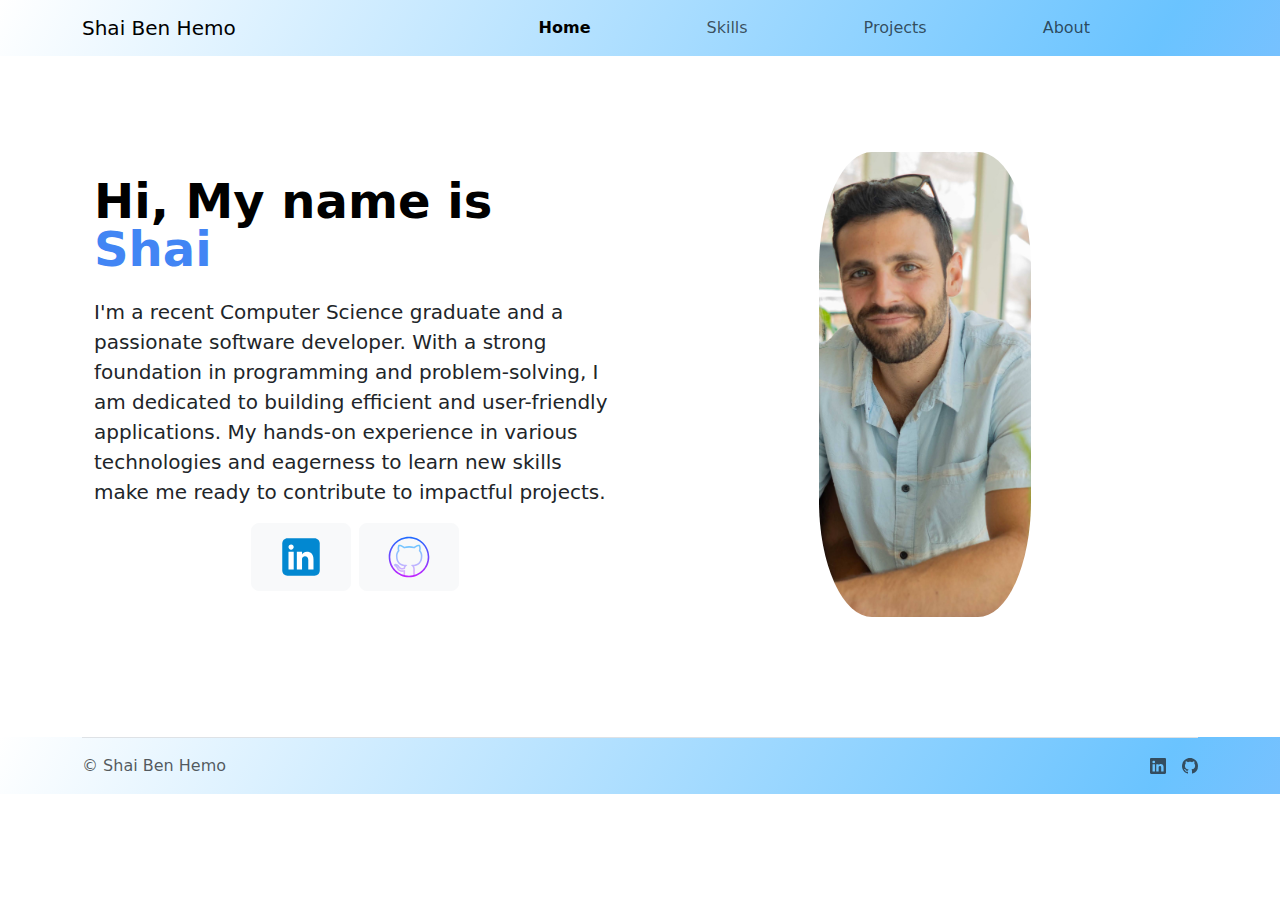
<file: index.html>
<!DOCTYPE html>
<html lang="en">
  <head>
    <meta charset="UTF-8" />
    <meta name="viewport" content="width=device-width, initial-scale=1.0" />
    <title>Shai Ben Hemo</title>
    <link rel="preconnect" href="https://fonts.googleapis.com" />
    <link rel="preconnect" href="https://fonts.gstatic.com" crossorigin />
    <link
      href="https://fonts.googleapis.com/css2?family=DM+Sans:ital,opsz,wght@0,9..40,100..1000;1,9..40,100..1000&display=swap"
      rel="stylesheet"
    />

    <!-- Bootstrap CSS -->
    <link
      href="https://cdn.jsdelivr.net/npm/bootstrap@5.3.3/dist/css/bootstrap.min.css"
      rel="stylesheet"
      integrity="sha384-QWTKZyjpPEjISv5WaRU9OFeRpok6YctnYmDr5pNlyT2bRjXh0JMhjY6hW+ALEwIH"
      crossorigin="anonymous"
    />
    <!-- Font Awesome -->
    <link
      href="https://cdnjs.cloudflare.com/ajax/libs/font-awesome/5.15.3/css/all.min.css"
      rel="stylesheet"
    />

    <!-- Custom CSS -->
    <link href="styles.css" rel="stylesheet" />

    <!-- Animate CSS -->
    <link
      rel="stylesheet"
      href="https://cdnjs.cloudflare.com/ajax/libs/animate.css/4.1.1/animate.min.css"
    />
  </head>
  <body>
    <!-- Navbar -->
    <nav class="navbar navbar-expand-lg gradient-background">
      <div class="container">
        <a class="navbar-brand">Shai Ben Hemo</a>
        <button
          class="navbar-toggler"
          type="button"
          data-bs-toggle="collapse"
          data-bs-target="#navbarNav"
          aria-controls="navbarNav"
          aria-expanded="false"
          aria-label="Toggle navigation"
        >
          <span class="navbar-toggler-icon"></span>
        </button>
        <div class="collapse navbar-collapse" id="navbarNav">
          <ul class="navbar-nav ms-auto">
            <li class="nav-item">
              <a class="nav-link active fw-bold" href="./index.html">Home</a>
            </li>
            <li class="nav-item">
              <a class="nav-link" href="./skills.html">Skills</a>
            </li>
            <li class="nav-item">
              <a class="nav-link" href="./projects.html">Projects</a>
            </li>
            <li class="nav-item">
              <a class="nav-link" href="./about.html">About</a>
            </li>
          </ul>
        </div>
      </div>
    </nav>

    <!-- Introduction -->
    <section id="introduction" class="animate__animated animate__fadeIn">
      <div class="container px-4 py-5">
        <div class="row align-items-center g-5 py-5">
          <div class="col-10 col-sm-8 col-lg-6 mx-auto order-lg-2">
            <img
              src="assests/profile.jpg"
              class="d-block mx-auto img-fluid"
              alt="Bootstrap Themes"
              width="212"
              height="400"
              loading="lazy"
              style="border-radius: 25%"
            />
          </div>

          <div class="col-lg-6">
            <h1 class="display-5 fw-bold text-body-emphasis lh-1 mb-3">
              Hi, My name is <span style="color: #4285f4">Shai</span>
            </h1>
            <p class="lead mt-4">
              I'm a recent Computer Science graduate and a passionate software
              developer. With a strong foundation in programming and
              problem-solving, I am dedicated to building efficient and
              user-friendly applications. My hands-on experience in various
              technologies and eagerness to learn new skills make me ready to
              contribute to impactful projects.
            </p>
            <div class="d-grid gap-2 d-md-flex justify-content-center">
              <a
                href="https://www.linkedin.com/in/shai-ben-hemo/"
                aria-label="Visit my LinkedIn profile"
              >
                <button
                  type="button"
                  aria-label="linkedin Profile"
                  class="btn btn-light btn-lg px-4"
                  fdprocessedid="q04haq"
                >
                  <svg
                    xmlns="http://www.w3.org/2000/svg"
                    x="0px"
                    y="0px"
                    width="50"
                    height="50"
                    viewBox="0 0 48 48"
                  >
                    <path
                      fill="#0288D1"
                      d="M42,37c0,2.762-2.238,5-5,5H11c-2.761,0-5-2.238-5-5V11c0-2.762,2.239-5,5-5h26c2.762,0,5,2.238,5,5V37z"
                    ></path>
                    <path
                      fill="#FFF"
                      d="M12 19H17V36H12zM14.485 17h-.028C12.965 17 12 15.888 12 14.499 12 13.08 12.995 12 14.514 12c1.521 0 2.458 1.08 2.486 2.499C17 15.887 16.035 17 14.485 17zM36 36h-5v-9.099c0-2.198-1.225-3.698-3.192-3.698-1.501 0-2.313 1.012-2.707 1.99C24.957 25.543 25 26.511 25 27v9h-5V19h5v2.616C25.721 20.5 26.85 19 29.738 19c3.578 0 6.261 2.25 6.261 7.274L36 36 36 36z"
                    ></path>
                  </svg>
                </button>
              </a>

              <a
                href="https://github.com/benhemoshai"
                aria-label="Visit my github profile"
              >
                <button
                  type="button"
                  aria-label="GitHub Profile"
                  class="btn btn-light btn-lg px-4"
                  fdprocessedid="pygzv"
                >
                  <svg
                    xmlns="http://www.w3.org/2000/svg"
                    x="0px"
                    y="0px"
                    width="50"
                    height="50"
                    viewBox="0 0 64 64"
                  >
                    <linearGradient
                      id="KpzH_ttTMIjq8dhx1zD2pa_52539_gr1"
                      x1="30.999"
                      x2="30.999"
                      y1="16"
                      y2="55.342"
                      gradientUnits="userSpaceOnUse"
                      spreadMethod="reflect"
                    >
                      <stop offset="0" stop-color="#6dc7ff"></stop>
                      <stop offset="1" stop-color="#e6abff"></stop>
                    </linearGradient>
                    <path
                      fill="url(#KpzH_ttTMIjq8dhx1zD2pa_52539_gr1)"
                      d="M25.008,56.007c-0.003-0.368-0.006-1.962-0.009-3.454l-0.003-1.55 c-6.729,0.915-8.358-3.78-8.376-3.83c-0.934-2.368-2.211-3.045-2.266-3.073l-0.124-0.072c-0.463-0.316-1.691-1.157-1.342-2.263 c0.315-0.997,1.536-1.1,2.091-1.082c3.074,0.215,4.63,2.978,4.694,3.095c1.569,2.689,3.964,2.411,5.509,1.844 c0.144-0.688,0.367-1.32,0.659-1.878C20.885,42.865,15.27,40.229,15.27,30.64c0-2.633,0.82-4.96,2.441-6.929 c-0.362-1.206-0.774-3.666,0.446-6.765l0.174-0.442l0.452-0.144c0.416-0.137,2.688-0.624,7.359,2.433 c1.928-0.494,3.969-0.749,6.074-0.759c2.115,0.01,4.158,0.265,6.09,0.759c4.667-3.058,6.934-2.565,7.351-2.433l0.451,0.145 l0.174,0.44c1.225,3.098,0.813,5.559,0.451,6.766c1.618,1.963,2.438,4.291,2.438,6.929c0,9.591-5.621,12.219-10.588,13.087 c0.563,1.065,0.868,2.402,0.868,3.878c0,1.683-0.007,7.204-0.015,8.402l-2-0.014c0.008-1.196,0.015-6.708,0.015-8.389 c0-2.442-0.943-3.522-1.35-3.874l-1.73-1.497l2.274-0.253c5.205-0.578,10.525-2.379,10.525-11.341c0-2.33-0.777-4.361-2.31-6.036 l-0.43-0.469l0.242-0.587c0.166-0.401,0.894-2.442-0.043-5.291c-0.758,0.045-2.568,0.402-5.584,2.447l-0.384,0.259l-0.445-0.123 c-1.863-0.518-3.938-0.796-6.001-0.806c-2.052,0.01-4.124,0.288-5.984,0.806l-0.445,0.123l-0.383-0.259 c-3.019-2.044-4.833-2.404-5.594-2.449c-0.935,2.851-0.206,4.892-0.04,5.293l0.242,0.587l-0.429,0.469 c-1.536,1.681-2.314,3.712-2.314,6.036c0,8.958,5.31,10.77,10.504,11.361l2.252,0.256l-1.708,1.49 c-0.372,0.325-1.03,1.112-1.254,2.727l-0.075,0.549l-0.506,0.227c-1.321,0.592-5.839,2.162-8.548-2.485 c-0.015-0.025-0.544-0.945-1.502-1.557c0.646,0.639,1.433,1.673,2.068,3.287c0.066,0.19,1.357,3.622,7.28,2.339l1.206-0.262 l0.012,3.978c0.003,1.487,0.006,3.076,0.009,3.444L25.008,56.007z"
                    ></path>
                    <linearGradient
                      id="KpzH_ttTMIjq8dhx1zD2pb_52539_gr2"
                      x1="32"
                      x2="32"
                      y1="5"
                      y2="59.167"
                      gradientUnits="userSpaceOnUse"
                      spreadMethod="reflect"
                    >
                      <stop offset="0" stop-color="#1a6dff"></stop>
                      <stop offset="1" stop-color="#c822ff"></stop>
                    </linearGradient>
                    <path
                      fill="url(#KpzH_ttTMIjq8dhx1zD2pb_52539_gr2)"
                      d="M32,58C17.663,58,6,46.337,6,32S17.663,6,32,6s26,11.663,26,26S46.337,58,32,58z M32,8 C18.767,8,8,18.767,8,32s10.767,24,24,24s24-10.767,24-24S45.233,8,32,8z"
                    ></path>
                  </svg>
                </button>
              </a>
            </div>
          </div>
        </div>
      </div>
    </section>

    <!-- footer -->
    <section id="footer" class="gradient-background">
      <div class="container">
        <footer
          class="d-flex flex-wrap justify-content-between align-items-center py-3 my-4 border-top"
        >
          <div class="col-md-4 d-flex align-items-center">
            <span class="mb-md-0 text-body-secondary">© Shai Ben Hemo</span>
          </div>

          <ul class="nav col-md-4 justify-content-end list-unstyled d-flex">
            <li class="ms-3">
              <a
                class="text-body-secondary"
                href="https://www.linkedin.com/in/shai-ben-hemo/"
                ><svg
                  xmlns="http://www.w3.org/2000/svg"
                  width="16"
                  height="16"
                  fill="currentColor"
                  class="bi bi-linkedin"
                  viewBox="0 0 16 16"
                >
                  <path
                    d="M0 1.146C0 .513.526 0 1.175 0h13.65C15.474 0 16 .513 16 1.146v13.708c0 .633-.526 1.146-1.175 1.146H1.175C.526 16 0 15.487 0 14.854zm4.943 12.248V6.169H2.542v7.225zm-1.2-8.212c.837 0 1.358-.554 1.358-1.248-.015-.709-.52-1.248-1.342-1.248S2.4 3.226 2.4 3.934c0 .694.521 1.248 1.327 1.248zm4.908 8.212V9.359c0-.216.016-.432.08-.586.173-.431.568-.878 1.232-.878.869 0 1.216.662 1.216 1.634v3.865h2.401V9.25c0-2.22-1.184-3.252-2.764-3.252-1.274 0-1.845.7-2.165 1.193v.025h-.016l.016-.025V6.169h-2.4c.03.678 0 7.225 0 7.225z"
                  /></svg
              ></a>
            </li>
            <li class="ms-3">
              <a
                class="text-body-secondary"
                href="https://github.com/benhemoshai"
                ><svg
                  xmlns="http://www.w3.org/2000/svg"
                  width="16"
                  height="16"
                  fill="currentColor"
                  class="bi bi-github"
                  viewBox="0 0 16 16"
                >
                  <path
                    d="M8 0C3.58 0 0 3.58 0 8c0 3.54 2.29 6.53 5.47 7.59.4.07.55-.17.55-.38 0-.19-.01-.82-.01-1.49-2.01.37-2.53-.49-2.69-.94-.09-.23-.48-.94-.82-1.13-.28-.15-.68-.52-.01-.53.63-.01 1.08.58 1.23.82.72 1.21 1.87.87 2.33.66.07-.52.28-.87.51-1.07-1.78-.2-3.64-.89-3.64-3.95 0-.87.31-1.59.82-2.15-.08-.2-.36-1.02.08-2.12 0 0 .67-.21 2.2.82.64-.18 1.32-.27 2-.27s1.36.09 2 .27c1.53-1.04 2.2-.82 2.2-.82.44 1.1.16 1.92.08 2.12.51.56.82 1.27.82 2.15 0 3.07-1.87 3.75-3.65 3.95.29.25.54.73.54 1.48 0 1.07-.01 1.93-.01 2.2 0 .21.15.46.55.38A8.01 8.01 0 0 0 16 8c0-4.42-3.58-8-8-8"
                  /></svg
              ></a>
            </li>
          </ul>
        </footer>
      </div>
    </section>
    <script
      src="https://cdn.jsdelivr.net/npm/bootstrap@5.3.3/dist/js/bootstrap.bundle.min.js"
      integrity="sha384-YvpcrYf0tY3lHB60NNkmXc5s9fDVZLESaAA55NDzOxhy9GkcIdslK1eN7N6jIeHz"
      crossorigin="anonymous"
    ></script>
  </body>
</html>
</file>
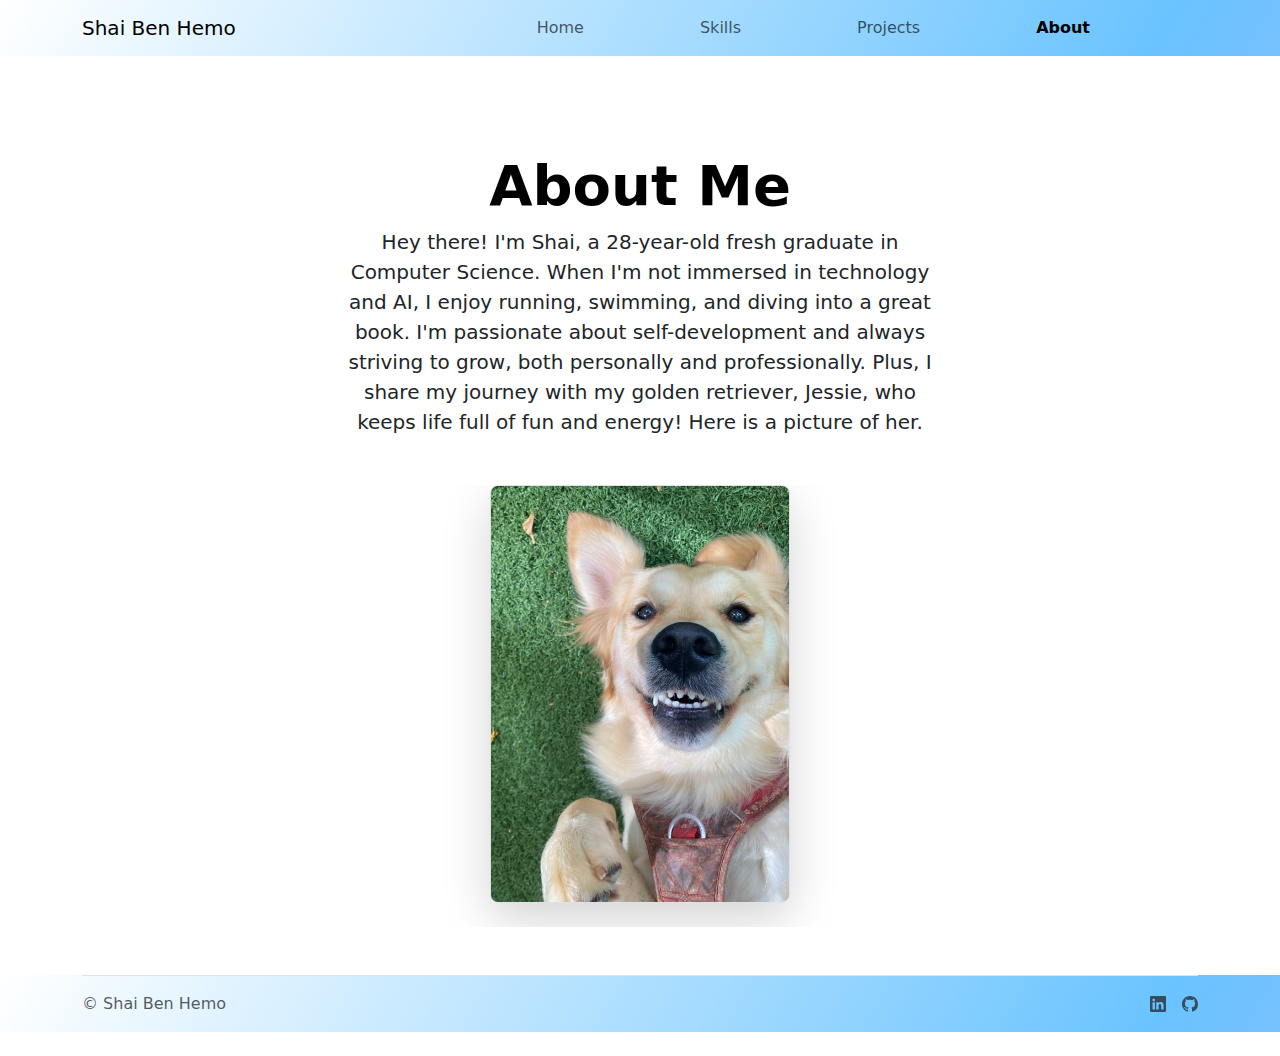
<file: about.html>
<!DOCTYPE html>
<html lang="en">
  <head>
    <meta charset="UTF-8" />
    <meta name="viewport" content="width=device-width, initial-scale=1.0" />
    <title>About</title>
    <link rel="preconnect" href="https://fonts.googleapis.com" />
    <link rel="preconnect" href="https://fonts.gstatic.com" crossorigin />
    <link
      href="https://fonts.googleapis.com/css2?family=DM+Sans:ital,opsz,wght@0,9..40,100..1000;1,9..40,100..1000&display=swap"
      rel="stylesheet"
    />

    <!-- Bootstrap CSS -->
    <link
      href="https://cdn.jsdelivr.net/npm/bootstrap@5.3.3/dist/css/bootstrap.min.css"
      rel="stylesheet"
      integrity="sha384-QWTKZyjpPEjISv5WaRU9OFeRpok6YctnYmDr5pNlyT2bRjXh0JMhjY6hW+ALEwIH"
      crossorigin="anonymous"
    />
    <!-- Font Awesome -->
    <link
      href="https://cdnjs.cloudflare.com/ajax/libs/font-awesome/5.15.3/css/all.min.css"
      rel="stylesheet"
    />

    <!-- Custom CSS -->
    <link href="styles.css" rel="stylesheet" />

    <!-- Animate CSS -->
    <link
      rel="stylesheet"
      href="https://cdnjs.cloudflare.com/ajax/libs/animate.css/4.1.1/animate.min.css"
    />
  </head>
  <body>
    <!-- Navbar -->
    <nav class="navbar navbar-expand-lg gradient-background">
      <div class="container">
        <a class="navbar-brand">Shai Ben Hemo</a>
        <button
          class="navbar-toggler"
          type="button"
          data-bs-toggle="collapse"
          data-bs-target="#navbarNav"
          aria-controls="navbarNav"
          aria-expanded="false"
          aria-label="Toggle navigation"
        >
          <span class="navbar-toggler-icon"></span>
        </button>
        <div class="collapse navbar-collapse" id="navbarNav">
          <ul class="navbar-nav ms-auto">
            <li class="nav-item">
              <a class="nav-link" href="./index.html">Home</a>
            </li>
            <li class="nav-item">
              <a class="nav-link" href="./skills.html">Skills</a>
            </li>
            <li class="nav-item">
              <a class="nav-link" href="./projects.html">Projects</a>
            </li>
            <li class="nav-item">
              <a class="nav-link active fw-bold" href="./about.html">About</a>
            </li>
          </ul>
        </div>
      </div>
    </nav>

    <section id="about" class="animate__animated animate__fadeIn">
      <div class="px-4 pt-5 my-5 text-center">
        <h1 class="display-4 fw-bold text-body-emphasis">About Me</h1>
        <div class="col-lg-6 mx-auto">
          <p class="lead mb-4">
            Hey there! I'm Shai, a 28-year-old fresh graduate in Computer
            Science. When I'm not immersed in technology and AI, I enjoy
            running, swimming, and diving into a great book. I'm passionate
            about self-development and always striving to grow, both personally
            and professionally. Plus, I share my journey with my golden
            retriever, Jessie, who keeps life full of fun and energy! Here is a
            picture of her.
          </p>
        </div>
        <div class="overflow-hidden mt-5">
          <div class="container px-5">
            <img
              src="./assests/Jessie.JPG"
              class="img-fluid border rounded-3 shadow-lg mb-4"
              alt="Example image"
              width="300"
              height="500"
              loading="lazy"
            />
          </div>
        </div>
      </div>
    </section>

    <!-- footer -->
    <section id="footer" class="gradient-background">
      <div class="container">
        <footer
          class="d-flex flex-wrap justify-content-between align-items-center py-3 my-4 border-top"
        >
          <div class="col-md-4 d-flex align-items-center">
            <span class="mb-md-0 text-body-secondary">© Shai Ben Hemo</span>
          </div>

          <ul class="nav col-md-4 justify-content-end list-unstyled d-flex">
            <li class="ms-3">
              <a
                class="text-body-secondary"
                href="https://www.linkedin.com/in/shai-ben-hemo/"
                ><svg
                  xmlns="http://www.w3.org/2000/svg"
                  width="16"
                  height="16"
                  fill="currentColor"
                  class="bi bi-linkedin"
                  viewBox="0 0 16 16"
                >
                  <path
                    d="M0 1.146C0 .513.526 0 1.175 0h13.65C15.474 0 16 .513 16 1.146v13.708c0 .633-.526 1.146-1.175 1.146H1.175C.526 16 0 15.487 0 14.854zm4.943 12.248V6.169H2.542v7.225zm-1.2-8.212c.837 0 1.358-.554 1.358-1.248-.015-.709-.52-1.248-1.342-1.248S2.4 3.226 2.4 3.934c0 .694.521 1.248 1.327 1.248zm4.908 8.212V9.359c0-.216.016-.432.08-.586.173-.431.568-.878 1.232-.878.869 0 1.216.662 1.216 1.634v3.865h2.401V9.25c0-2.22-1.184-3.252-2.764-3.252-1.274 0-1.845.7-2.165 1.193v.025h-.016l.016-.025V6.169h-2.4c.03.678 0 7.225 0 7.225z"
                  /></svg
              ></a>
            </li>
            <li class="ms-3">
              <a
                class="text-body-secondary"
                href="https://github.com/benhemoshai"
                ><svg
                  xmlns="http://www.w3.org/2000/svg"
                  width="16"
                  height="16"
                  fill="currentColor"
                  class="bi bi-github"
                  viewBox="0 0 16 16"
                >
                  <path
                    d="M8 0C3.58 0 0 3.58 0 8c0 3.54 2.29 6.53 5.47 7.59.4.07.55-.17.55-.38 0-.19-.01-.82-.01-1.49-2.01.37-2.53-.49-2.69-.94-.09-.23-.48-.94-.82-1.13-.28-.15-.68-.52-.01-.53.63-.01 1.08.58 1.23.82.72 1.21 1.87.87 2.33.66.07-.52.28-.87.51-1.07-1.78-.2-3.64-.89-3.64-3.95 0-.87.31-1.59.82-2.15-.08-.2-.36-1.02.08-2.12 0 0 .67-.21 2.2.82.64-.18 1.32-.27 2-.27s1.36.09 2 .27c1.53-1.04 2.2-.82 2.2-.82.44 1.1.16 1.92.08 2.12.51.56.82 1.27.82 2.15 0 3.07-1.87 3.75-3.65 3.95.29.25.54.73.54 1.48 0 1.07-.01 1.93-.01 2.2 0 .21.15.46.55.38A8.01 8.01 0 0 0 16 8c0-4.42-3.58-8-8-8"
                  /></svg
              ></a>
            </li>
          </ul>
        </footer>
      </div>
    </section>
    <script
      src="https://cdn.jsdelivr.net/npm/bootstrap@5.3.3/dist/js/bootstrap.bundle.min.js"
      integrity="sha384-YvpcrYf0tY3lHB60NNkmXc5s9fDVZLESaAA55NDzOxhy9GkcIdslK1eN7N6jIeHz"
      crossorigin="anonymous"
    ></script>
  </body>
</html>
</file>
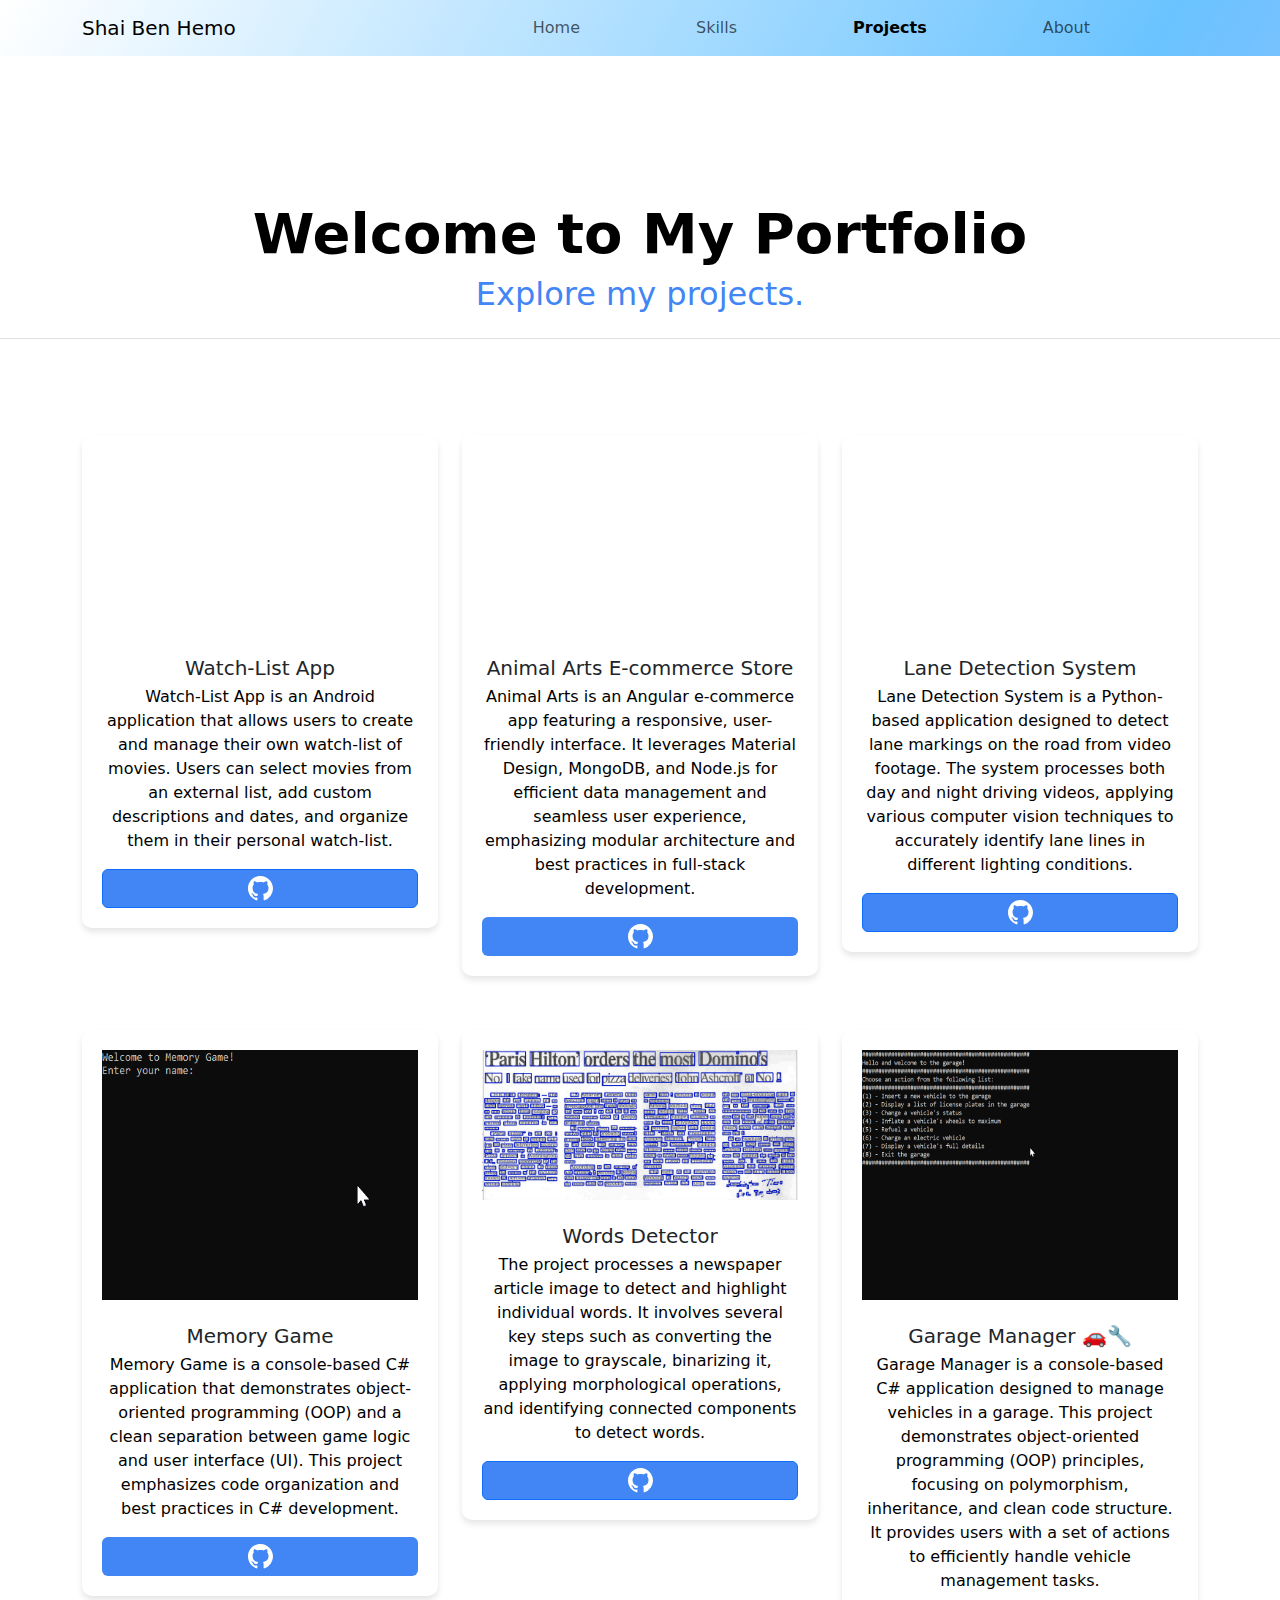
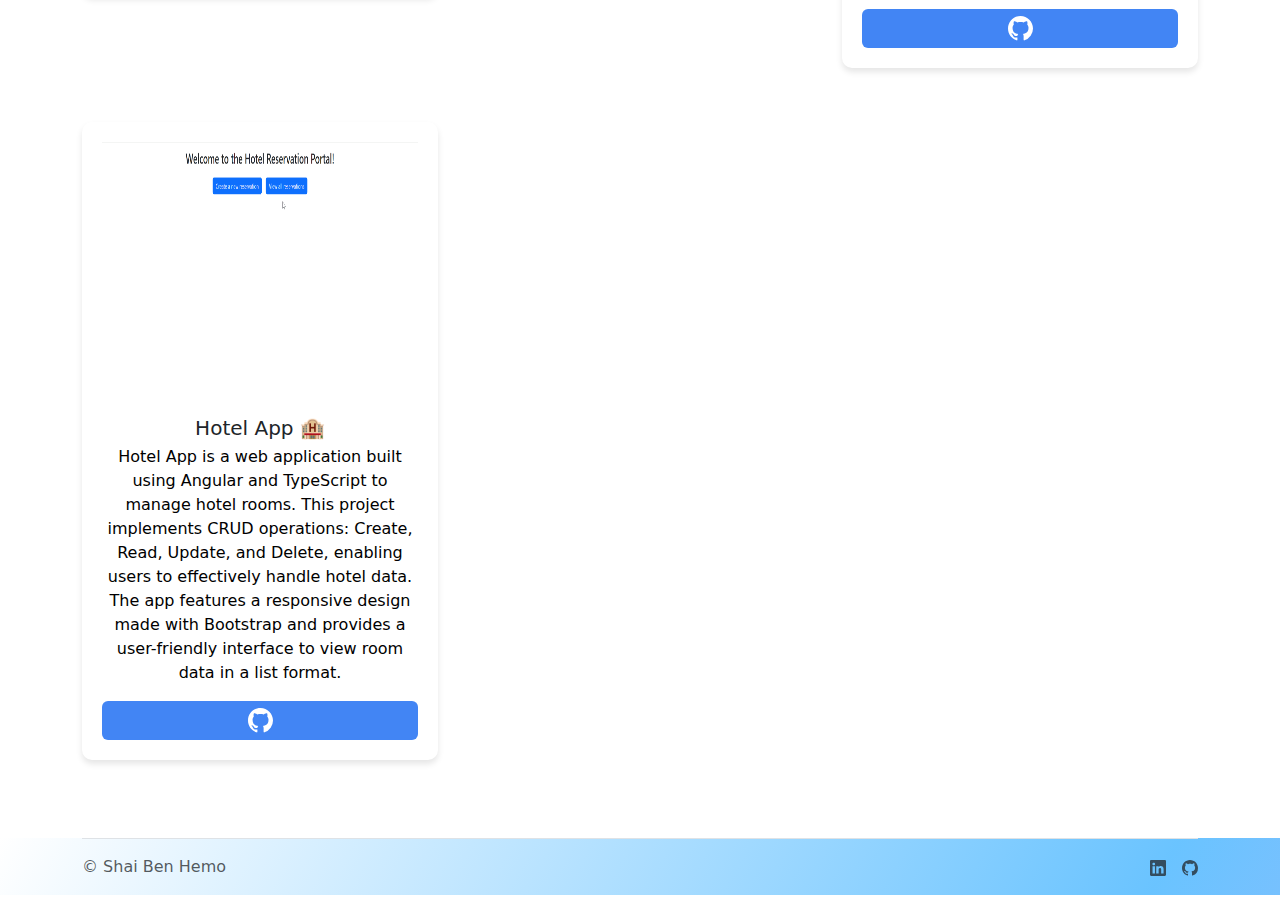
<file: projects.html>
<!DOCTYPE html>
<html lang="en">
<head>
    <meta charset="UTF-8">
    <meta name="viewport" content="width=device-width, initial-scale=1.0">
    <title>Projects</title>
    <link rel="stylesheet" href="./styles.css">
    <link href="https://cdn.jsdelivr.net/npm/bootstrap@5.3.3/dist/css/bootstrap.min.css" rel="stylesheet" integrity="sha384-QWTKZyjpPEjISv5WaRU9OFeRpok6YctnYmDr5pNlyT2bRjXh0JMhjY6hW+ALEwIH" crossorigin="anonymous">
    <link
    rel="stylesheet"
    href="https://cdnjs.cloudflare.com/ajax/libs/animate.css/4.1.1/animate.min.css"
  />

  <!-- Animate CSS -->
  <link
  rel="stylesheet"
  href="https://cdnjs.cloudflare.com/ajax/libs/animate.css/4.1.1/animate.min.css"
/>
</head>
<body>
     <!-- Navbar -->
     <nav class="navbar navbar-expand-lg gradient-background">
      <div class="container">
        <a class="navbar-brand">Shai Ben Hemo</a>
        <button
          class="navbar-toggler"
          type="button"
          data-bs-toggle="collapse"
          data-bs-target="#navbarNav"
          aria-controls="navbarNav"
          aria-expanded="false"
          aria-label="Toggle navigation"
        >
          <span class="navbar-toggler-icon"></span>
        </button>
        <div class="collapse navbar-collapse" id="navbarNav">
          <ul class="navbar-nav ms-auto">
            <li class="nav-item">
              <a class="nav-link " href="./index.html">Home</a>
            </li>
            <li class="nav-item">
              <a class="nav-link" href="./skills.html">Skills</a>
            </li>
            <li class="nav-item">
              <a class="nav-link active fw-bold" href="./projects.html">Projects</a>
            </li>
            <li class="nav-item">
              <a class="nav-link" href="./about.html">About</a>
            </li>
          </ul>
        </div>
      </div>
    </nav>

<!-- Header Section -->
 <header class="text-center py-5 animate__animated animate__fadeIn">
  <div class="px-4 pt-5 my-5 text-center border-bottom">
    <h1 class="display-4 fw-bold text-body-emphasis">Welcome to My Portfolio</h1>
    <div class="col-lg-6 mx-auto">
      <h2 class="mb-4" style="color: #4285f4;">Explore my projects.</h2>
    </div>
  </div>
</header>

<!-- content -->
<section id="projects">
  <div class="container">
    <div class="row">

      <!-- Watch-List -->
      <div class="col-lg-4 col-md-6 mb-4">
          <div class="skill-card text-center">
            <div class="ratio ratio-16x9">
              <iframe width="560" height="315" src="https://www.youtube.com/embed/5urnhXB--FU?si=fVINX1nxN6Gq9Mgc" title="YouTube video player" frameborder="0" allow="accelerometer; autoplay; clipboard-write; encrypted-media; gyroscope; picture-in-picture; web-share" referrerpolicy="strict-origin-when-cross-origin" allowfullscreen></iframe>
            </div>
                <div class="card-body mt-4">
                  <h5 class="card-title text-center mt-4">Watch-List App</h5>
                  <p class="card-text" style="color: black;">Watch-List App is an Android application that allows users to create and manage their own watch-list of movies. Users can select movies from an external list, add custom descriptions and dates, and organize them in their personal watch-list.</p>
                  <a href="https://github.com/benhemoshai/Watch-List-App/" class="btn btn-primary w-100" style="background-color: #4285f4; color: white;"><svg xmlns="http://www.w3.org/2000/svg" width="25" height="25" fill="currentColor" class="bi bi-github" viewBox="0 0 16 16 ">
                    <path d="M8 0C3.58 0 0 3.58 0 8c0 3.54 2.29 6.53 5.47 7.59.4.07.55-.17.55-.38 0-.19-.01-.82-.01-1.49-2.01.37-2.53-.49-2.69-.94-.09-.23-.48-.94-.82-1.13-.28-.15-.68-.52-.01-.53.63-.01 1.08.58 1.23.82.72 1.21 1.87.87 2.33.66.07-.52.28-.87.51-1.07-1.78-.2-3.64-.89-3.64-3.95 0-.87.31-1.59.82-2.15-.08-.2-.36-1.02.08-2.12 0 0 .67-.21 2.2.82.64-.18 1.32-.27 2-.27s1.36.09 2 .27c1.53-1.04 2.2-.82 2.2-.82.44 1.1.16 1.92.08 2.12.51.56.82 1.27.82 2.15 0 3.07-1.87 3.75-3.65 3.95.29.25.54.73.54 1.48 0 1.07-.01 1.93-.01 2.2 0 .21.15.46.55.38A8.01 8.01 0 0 0 16 8c0-4.42-3.58-8-8-8"/>
                  </svg></a>
        </div>
          </div>
      </div>

         <!-- Animal Arts-->
         <div class="col-lg-4 col-md-6 mb-4 ">
          <div class="skill-card text-center">
            <div class="ratio ratio-16x9">
            <iframe width="560" height="315" src="https://www.youtube.com/embed/j3aVBp_N49E?si=J8sVd7KUIRjxZc4G" title="YouTube video player" frameborder="0" allow="accelerometer; autoplay; clipboard-write; encrypted-media; gyroscope; picture-in-picture; web-share" referrerpolicy="strict-origin-when-cross-origin" allowfullscreen></iframe>
            </div>
            
            <div class="card-body mt-4">
                  <h5 class="card-title text-center">Animal Arts E-commerce Store</h5>
                  <p class="card-text" style="color: black;">Animal Arts is an Angular e-commerce app featuring a responsive, user-friendly interface. It leverages Material Design, MongoDB, and Node.js for efficient data management and seamless user experience, emphasizing modular architecture and best practices in full-stack development.
                  </p>
                  <a href="https://github.com/benhemoshai/e-store-frontend.git" class="btn w-100" style="background-color: #4285f4; color: white;"><svg xmlns="http://www.w3.org/2000/svg" width="25" height="25" fill="currentColor" class="bi bi-github" viewBox="0 0 16 16 ">
                    <path d="M8 0C3.58 0 0 3.58 0 8c0 3.54 2.29 6.53 5.47 7.59.4.07.55-.17.55-.38 0-.19-.01-.82-.01-1.49-2.01.37-2.53-.49-2.69-.94-.09-.23-.48-.94-.82-1.13-.28-.15-.68-.52-.01-.53.63-.01 1.08.58 1.23.82.72 1.21 1.87.87 2.33.66.07-.52.28-.87.51-1.07-1.78-.2-3.64-.89-3.64-3.95 0-.87.31-1.59.82-2.15-.08-.2-.36-1.02.08-2.12 0 0 .67-.21 2.2.82.64-.18 1.32-.27 2-.27s1.36.09 2 .27c1.53-1.04 2.2-.82 2.2-.82.44 1.1.16 1.92.08 2.12.51.56.82 1.27.82 2.15 0 3.07-1.87 3.75-3.65 3.95.29.25.54.73.54 1.48 0 1.07-.01 1.93-.01 2.2 0 .21.15.46.55.38A8.01 8.01 0 0 0 16 8c0-4.42-3.58-8-8-8"/>
                  </svg></a>
        </div>
          </div>
      </div>
  
    <!-- Lane Detection -->
    <div class="col-lg-4 col-md-6 mb-4">
      <div class="skill-card text-center">
        <div class="ratio ratio-16x9">
          <iframe width="560" height="315" src="https://www.youtube.com/embed/uHCSfWnePP0?si=Xv6wBficN1wMYFPk" title="YouTube video player" frameborder="0" allow="accelerometer; autoplay; clipboard-write; encrypted-media; gyroscope; picture-in-picture; web-share" referrerpolicy="strict-origin-when-cross-origin" allowfullscreen></iframe>      </div>
            <div class="card-body mt-4">
              <h5 class="card-title text-center mt-4">Lane Detection System</h5>
              <p class="card-text" style="color: black;">Lane Detection System is a Python-based application designed to detect lane markings on the road from video footage. The system processes both day and night driving videos, applying various computer vision techniques to accurately identify lane lines in different lighting conditions.
              </p>
              <a href="https://github.com/benhemoshai/Lane-Detection-System/" class="btn btn-primary w-100" style="background-color: #4285f4; color: white;"><svg xmlns="http://www.w3.org/2000/svg" width="25" height="25" fill="currentColor" class="bi bi-github" viewBox="0 0 16 16 ">
                <path d="M8 0C3.58 0 0 3.58 0 8c0 3.54 2.29 6.53 5.47 7.59.4.07.55-.17.55-.38 0-.19-.01-.82-.01-1.49-2.01.37-2.53-.49-2.69-.94-.09-.23-.48-.94-.82-1.13-.28-.15-.68-.52-.01-.53.63-.01 1.08.58 1.23.82.72 1.21 1.87.87 2.33.66.07-.52.28-.87.51-1.07-1.78-.2-3.64-.89-3.64-3.95 0-.87.31-1.59.82-2.15-.08-.2-.36-1.02.08-2.12 0 0 .67-.21 2.2.82.64-.18 1.32-.27 2-.27s1.36.09 2 .27c1.53-1.04 2.2-.82 2.2-.82.44 1.1.16 1.92.08 2.12.51.56.82 1.27.82 2.15 0 3.07-1.87 3.75-3.65 3.95.29.25.54.73.54 1.48 0 1.07-.01 1.93-.01 2.2 0 .21.15.46.55.38A8.01 8.01 0 0 0 16 8c0-4.42-3.58-8-8-8"/>
              </svg></a>
    </div>
      </div>
  </div>

      <!-- Memory Game -->
      <div class="col-lg-4 col-md-6 mb-4 ">
        <div class="skill-card text-center">
              <img src="./assests/memorygame.gif" class="card-img-top w-100" alt="memoryGame" height="250">
              <div class="card-body mt-4">
                <h5 class="card-title text-center">Memory Game</h5>
                <p class="card-text" style="color: black;">Memory Game is a console-based C# application that demonstrates object-oriented programming (OOP) and a clean separation between game logic and user interface (UI). This project emphasizes code organization and best practices in C# development.
                </p>
                <a href="https://github.com/benhemoshai/MemoryGame/" class="btn w-100" style="background-color: #4285f4; color: white;"><svg xmlns="http://www.w3.org/2000/svg" width="25" height="25" fill="currentColor" class="bi bi-github" viewBox="0 0 16 16 ">
                  <path d="M8 0C3.58 0 0 3.58 0 8c0 3.54 2.29 6.53 5.47 7.59.4.07.55-.17.55-.38 0-.19-.01-.82-.01-1.49-2.01.37-2.53-.49-2.69-.94-.09-.23-.48-.94-.82-1.13-.28-.15-.68-.52-.01-.53.63-.01 1.08.58 1.23.82.72 1.21 1.87.87 2.33.66.07-.52.28-.87.51-1.07-1.78-.2-3.64-.89-3.64-3.95 0-.87.31-1.59.82-2.15-.08-.2-.36-1.02.08-2.12 0 0 .67-.21 2.2.82.64-.18 1.32-.27 2-.27s1.36.09 2 .27c1.53-1.04 2.2-.82 2.2-.82.44 1.1.16 1.92.08 2.12.51.56.82 1.27.82 2.15 0 3.07-1.87 3.75-3.65 3.95.29.25.54.73.54 1.48 0 1.07-.01 1.93-.01 2.2 0 .21.15.46.55.38A8.01 8.01 0 0 0 16 8c0-4.42-3.58-8-8-8"/>
                </svg></a>
      </div>
        </div>
    </div>



      <!-- Words Detector -->
      <div class="col-lg-4 col-md-6 mb-4">
        <div class="skill-card text-center">
              <img src="./assests/words-detector.png" class="card-img-top w-100" alt="words-detector" height="150">
              <div class="card-body mt-4">
                <h5 class="card-title text-center">Words Detector</h5>
                <p class="card-text" style="color: black;">The project processes a newspaper article image to detect and highlight individual words. It involves several key steps such as converting the image to grayscale, binarizing it, applying morphological operations, and identifying connected components to detect words.</p>
                <a href="https://github.com/benhemoshai/Words-Detector/" class="btn btn-primary w-100" style="background-color: #4285f4; color: white;"><svg xmlns="http://www.w3.org/2000/svg" width="25" height="25" fill="currentColor" class="bi bi-github" viewBox="0 0 16 16 ">
                  <path d="M8 0C3.58 0 0 3.58 0 8c0 3.54 2.29 6.53 5.47 7.59.4.07.55-.17.55-.38 0-.19-.01-.82-.01-1.49-2.01.37-2.53-.49-2.69-.94-.09-.23-.48-.94-.82-1.13-.28-.15-.68-.52-.01-.53.63-.01 1.08.58 1.23.82.72 1.21 1.87.87 2.33.66.07-.52.28-.87.51-1.07-1.78-.2-3.64-.89-3.64-3.95 0-.87.31-1.59.82-2.15-.08-.2-.36-1.02.08-2.12 0 0 .67-.21 2.2.82.64-.18 1.32-.27 2-.27s1.36.09 2 .27c1.53-1.04 2.2-.82 2.2-.82.44 1.1.16 1.92.08 2.12.51.56.82 1.27.82 2.15 0 3.07-1.87 3.75-3.65 3.95.29.25.54.73.54 1.48 0 1.07-.01 1.93-.01 2.2 0 .21.15.46.55.38A8.01 8.01 0 0 0 16 8c0-4.42-3.58-8-8-8"/>
                </svg></a>
      </div>
        </div>
        </div>

<!-- Garage Manager -->
  <div class="col-lg-4 col-md-6 mb-4 ">
    <div class="skill-card text-center">
          <img src="./assests/garagemanager.gif" class="card-img-top w-100" alt="garage-manager" height="250">
          <div class="card-body mt-4">
            <h5 class="card-title text-center">Garage Manager 🚗🔧</h5>
            <p class="card-text" style="color: black;">Garage Manager is a console-based C# application designed to manage vehicles in a garage. This project demonstrates object-oriented programming (OOP) principles, focusing on polymorphism, inheritance, and clean code structure. It provides users with a set of actions to efficiently handle vehicle management tasks.
            </p>
            <a href="https://github.com/benhemoshai/Garage-Manager/" class="btn w-100" style="background-color: #4285f4; color: white;"><svg xmlns="http://www.w3.org/2000/svg" width="25" height="25" fill="currentColor" class="bi bi-github" viewBox="0 0 16 16 ">
              <path d="M8 0C3.58 0 0 3.58 0 8c0 3.54 2.29 6.53 5.47 7.59.4.07.55-.17.55-.38 0-.19-.01-.82-.01-1.49-2.01.37-2.53-.49-2.69-.94-.09-.23-.48-.94-.82-1.13-.28-.15-.68-.52-.01-.53.63-.01 1.08.58 1.23.82.72 1.21 1.87.87 2.33.66.07-.52.28-.87.51-1.07-1.78-.2-3.64-.89-3.64-3.95 0-.87.31-1.59.82-2.15-.08-.2-.36-1.02.08-2.12 0 0 .67-.21 2.2.82.64-.18 1.32-.27 2-.27s1.36.09 2 .27c1.53-1.04 2.2-.82 2.2-.82.44 1.1.16 1.92.08 2.12.51.56.82 1.27.82 2.15 0 3.07-1.87 3.75-3.65 3.95.29.25.54.73.54 1.48 0 1.07-.01 1.93-.01 2.2 0 .21.15.46.55.38A8.01 8.01 0 0 0 16 8c0-4.42-3.58-8-8-8"/>
            </svg></a>
  </div>
    </div>
</div>

<!-- Hotel App -->
<div class="col-lg-4 col-md-6 mb-4 ">
  <div class="skill-card text-center">
        <img src="./assests/hotelapp.gif" class="card-img-top w-100" alt="hotel-app" height="250">
        <div class="card-body mt-4">
          <h5 class="card-title text-center">Hotel App 🏨</h5>
          <p class="card-text" style="color: black;">Hotel App is a web application built using Angular and TypeScript to manage hotel rooms. This project implements CRUD operations: Create, Read, Update, and Delete, enabling users to effectively handle hotel data. The app features a responsive design made with Bootstrap and provides a user-friendly interface to view room data in a list format.
          </p>
          <a href="https://github.com/benhemoshai/hotel-reservation-app" class="btn w-100" style="background-color: #4285f4; color: white;"><svg xmlns="http://www.w3.org/2000/svg" width="25" height="25" fill="currentColor" class="bi bi-github" viewBox="0 0 16 16 ">
            <path d="M8 0C3.58 0 0 3.58 0 8c0 3.54 2.29 6.53 5.47 7.59.4.07.55-.17.55-.38 0-.19-.01-.82-.01-1.49-2.01.37-2.53-.49-2.69-.94-.09-.23-.48-.94-.82-1.13-.28-.15-.68-.52-.01-.53.63-.01 1.08.58 1.23.82.72 1.21 1.87.87 2.33.66.07-.52.28-.87.51-1.07-1.78-.2-3.64-.89-3.64-3.95 0-.87.31-1.59.82-2.15-.08-.2-.36-1.02.08-2.12 0 0 .67-.21 2.2.82.64-.18 1.32-.27 2-.27s1.36.09 2 .27c1.53-1.04 2.2-.82 2.2-.82.44 1.1.16 1.92.08 2.12.51.56.82 1.27.82 2.15 0 3.07-1.87 3.75-3.65 3.95.29.25.54.73.54 1.48 0 1.07-.01 1.93-.01 2.2 0 .21.15.46.55.38A8.01 8.01 0 0 0 16 8c0-4.42-3.58-8-8-8"/>
          </svg></a>
</div>
  </div>
</div>
  
  
</div>
</section>


  <!-- footer -->
  <section id="footer" class="gradient-background">
    <div class="container">
        <footer class="d-flex flex-wrap justify-content-between align-items-center py-3 my-4 border-top">
          <div class="col-md-4 d-flex align-items-center">
            <span class="mb-md-0 text-body-secondary">© Shai Ben Hemo</span>
          </div>
      
          <ul class="nav col-md-4 justify-content-end list-unstyled d-flex">
            <li class="ms-3"><a class="text-body-secondary" href="https://www.linkedin.com/in/shai-ben-hemo/"><svg xmlns="http://www.w3.org/2000/svg" width="16" height="16" fill="currentColor" class="bi bi-linkedin" viewBox="0 0 16 16">
                <path d="M0 1.146C0 .513.526 0 1.175 0h13.65C15.474 0 16 .513 16 1.146v13.708c0 .633-.526 1.146-1.175 1.146H1.175C.526 16 0 15.487 0 14.854zm4.943 12.248V6.169H2.542v7.225zm-1.2-8.212c.837 0 1.358-.554 1.358-1.248-.015-.709-.52-1.248-1.342-1.248S2.4 3.226 2.4 3.934c0 .694.521 1.248 1.327 1.248zm4.908 8.212V9.359c0-.216.016-.432.08-.586.173-.431.568-.878 1.232-.878.869 0 1.216.662 1.216 1.634v3.865h2.401V9.25c0-2.22-1.184-3.252-2.764-3.252-1.274 0-1.845.7-2.165 1.193v.025h-.016l.016-.025V6.169h-2.4c.03.678 0 7.225 0 7.225z"/>
              </svg></a></li>
            <li class="ms-3"><a class="text-body-secondary" href="https://github.com/benhemoshai"><svg xmlns="http://www.w3.org/2000/svg" width="16" height="16" fill="currentColor" class="bi bi-github" viewBox="0 0 16 16">
                <path d="M8 0C3.58 0 0 3.58 0 8c0 3.54 2.29 6.53 5.47 7.59.4.07.55-.17.55-.38 0-.19-.01-.82-.01-1.49-2.01.37-2.53-.49-2.69-.94-.09-.23-.48-.94-.82-1.13-.28-.15-.68-.52-.01-.53.63-.01 1.08.58 1.23.82.72 1.21 1.87.87 2.33.66.07-.52.28-.87.51-1.07-1.78-.2-3.64-.89-3.64-3.95 0-.87.31-1.59.82-2.15-.08-.2-.36-1.02.08-2.12 0 0 .67-.21 2.2.82.64-.18 1.32-.27 2-.27s1.36.09 2 .27c1.53-1.04 2.2-.82 2.2-.82.44 1.1.16 1.92.08 2.12.51.56.82 1.27.82 2.15 0 3.07-1.87 3.75-3.65 3.95.29.25.54.73.54 1.48 0 1.07-.01 1.93-.01 2.2 0 .21.15.46.55.38A8.01 8.01 0 0 0 16 8c0-4.42-3.58-8-8-8"/>
              </svg></a></li>
          </ul>
        </footer>
      </div>
    </section>
    <script src="https://cdn.jsdelivr.net/npm/bootstrap@5.3.3/dist/js/bootstrap.bundle.min.js" integrity="sha384-YvpcrYf0tY3lHB60NNkmXc5s9fDVZLESaAA55NDzOxhy9GkcIdslK1eN7N6jIeHz" crossorigin="anonymous"></script>

</body>
</html>
</file>
<file: styles.css>
.gradient-background {
    background: linear-gradient(300deg, #d7a6f7ed, #0099ff95, #ffffff);
    background-size: 180% 180%;
    animation: gradient-animation 18s ease infinite;
  }
  
  @keyframes gradient-animation {
    0% {
      background-position: 0% 50%;
    }
    50% {
      background-position: 100% 50%;
    }
    100% {
      background-position: 0% 50%;
    }
  }
  
  .nav-link{
    position: relative;
    margin-right: 100px;
  }
  .nav-link::after{
    content: '';
    opacity: 0;
    transition: all 0.2s;
    height: 2px;
    width: 100%;
    background-color: azure;
    position: absolute;
    bottom: 0;
    left: 0;
  }
  .nav-link:hover::after{
    opacity: 1;
  }
  #skills {
    background-color: #f8f9fa;
  }
  
  #skills h2 {
    font-weight: 700;
    color: #343a40;
  }
  
  .skill-card {
    background-color: #ffffff;
    padding: 20px;
    border-radius: 10px;
    box-shadow: 0 4px 6px rgba(0, 0, 0, 0.1);
    margin-bottom: 30px;
    transition: transform 0.3s;
  }
  
  .skill-card:hover {
    transform: translateY(-10px);
  }
  
  .skill-card .icon {
    font-size: 50px;
    color: #000000;
  }
  
  .skill-card h4 {
    font-weight: 600;
    margin-top: 15px;
    color: #343a40;
  }
  
  .skill-card p {
    color: #0088ff;
    font-size: 16px;
    margin-top: 5px;
  }
</file>
